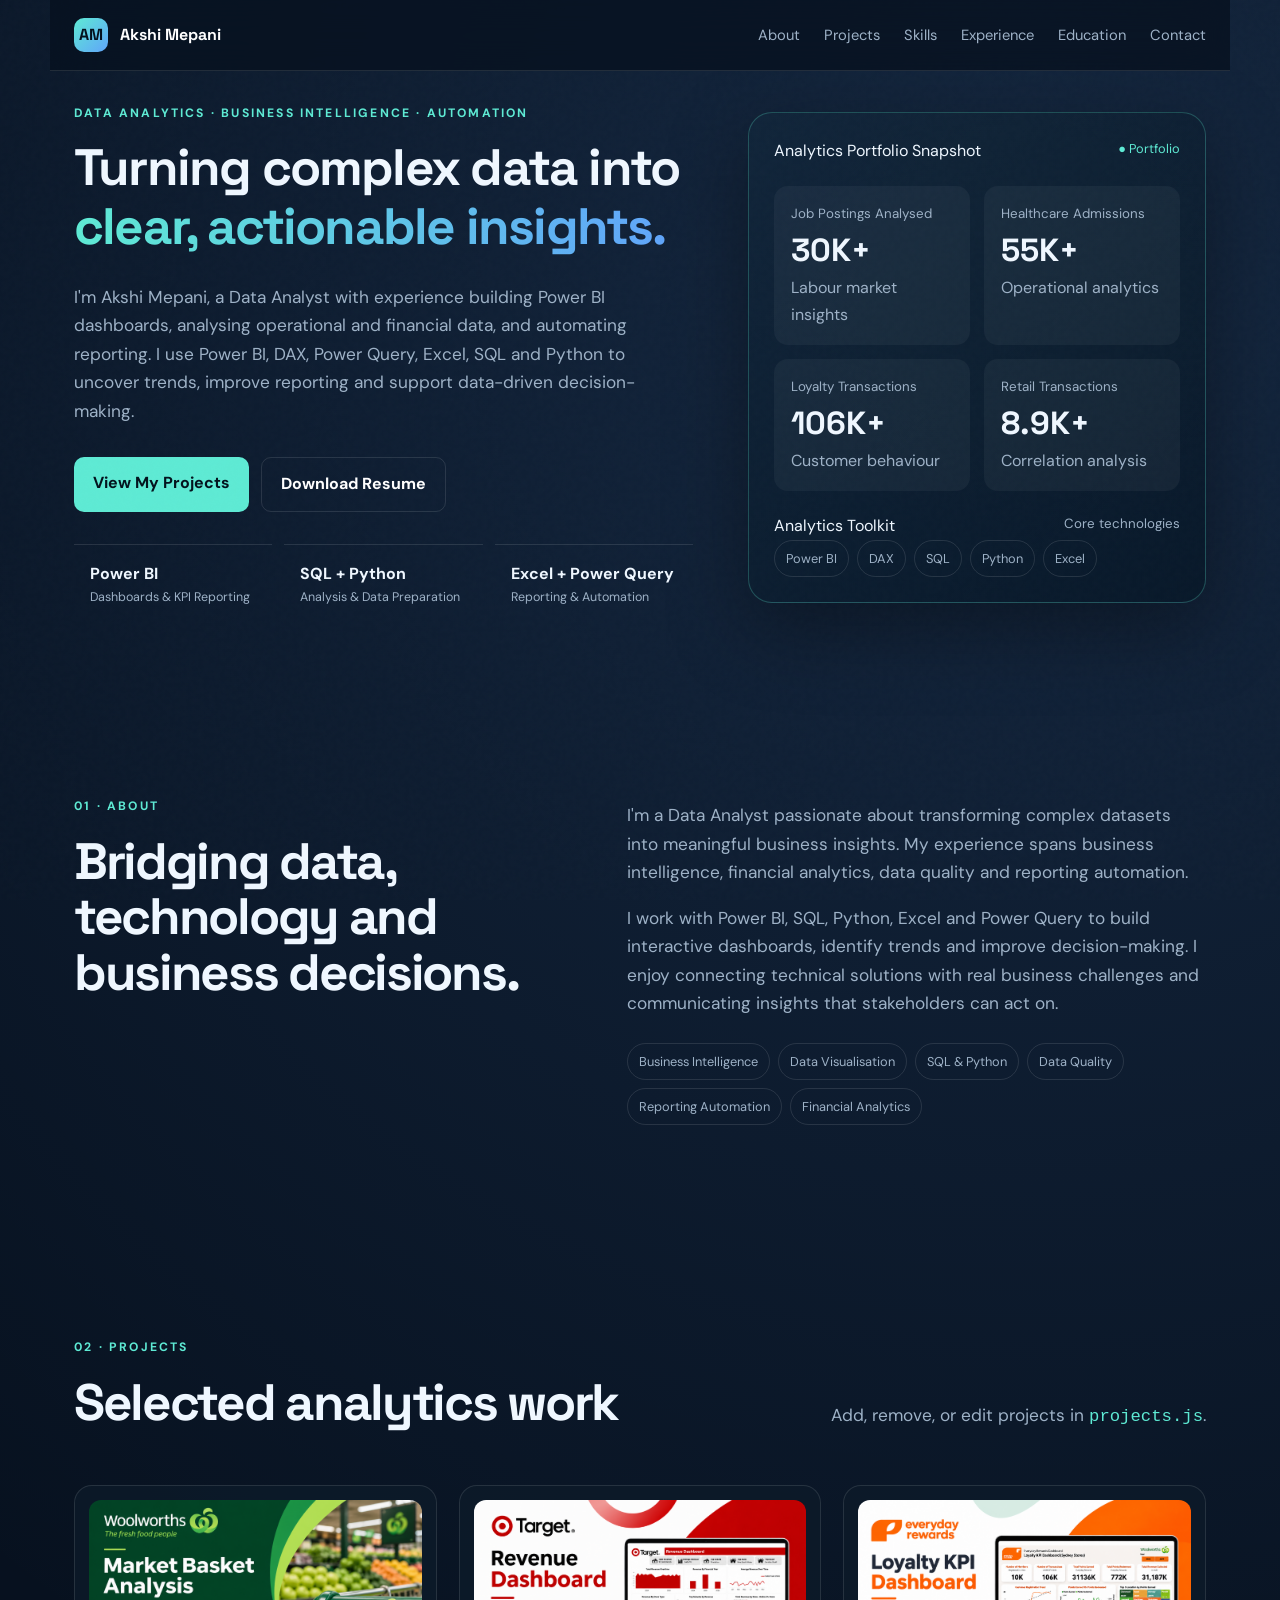
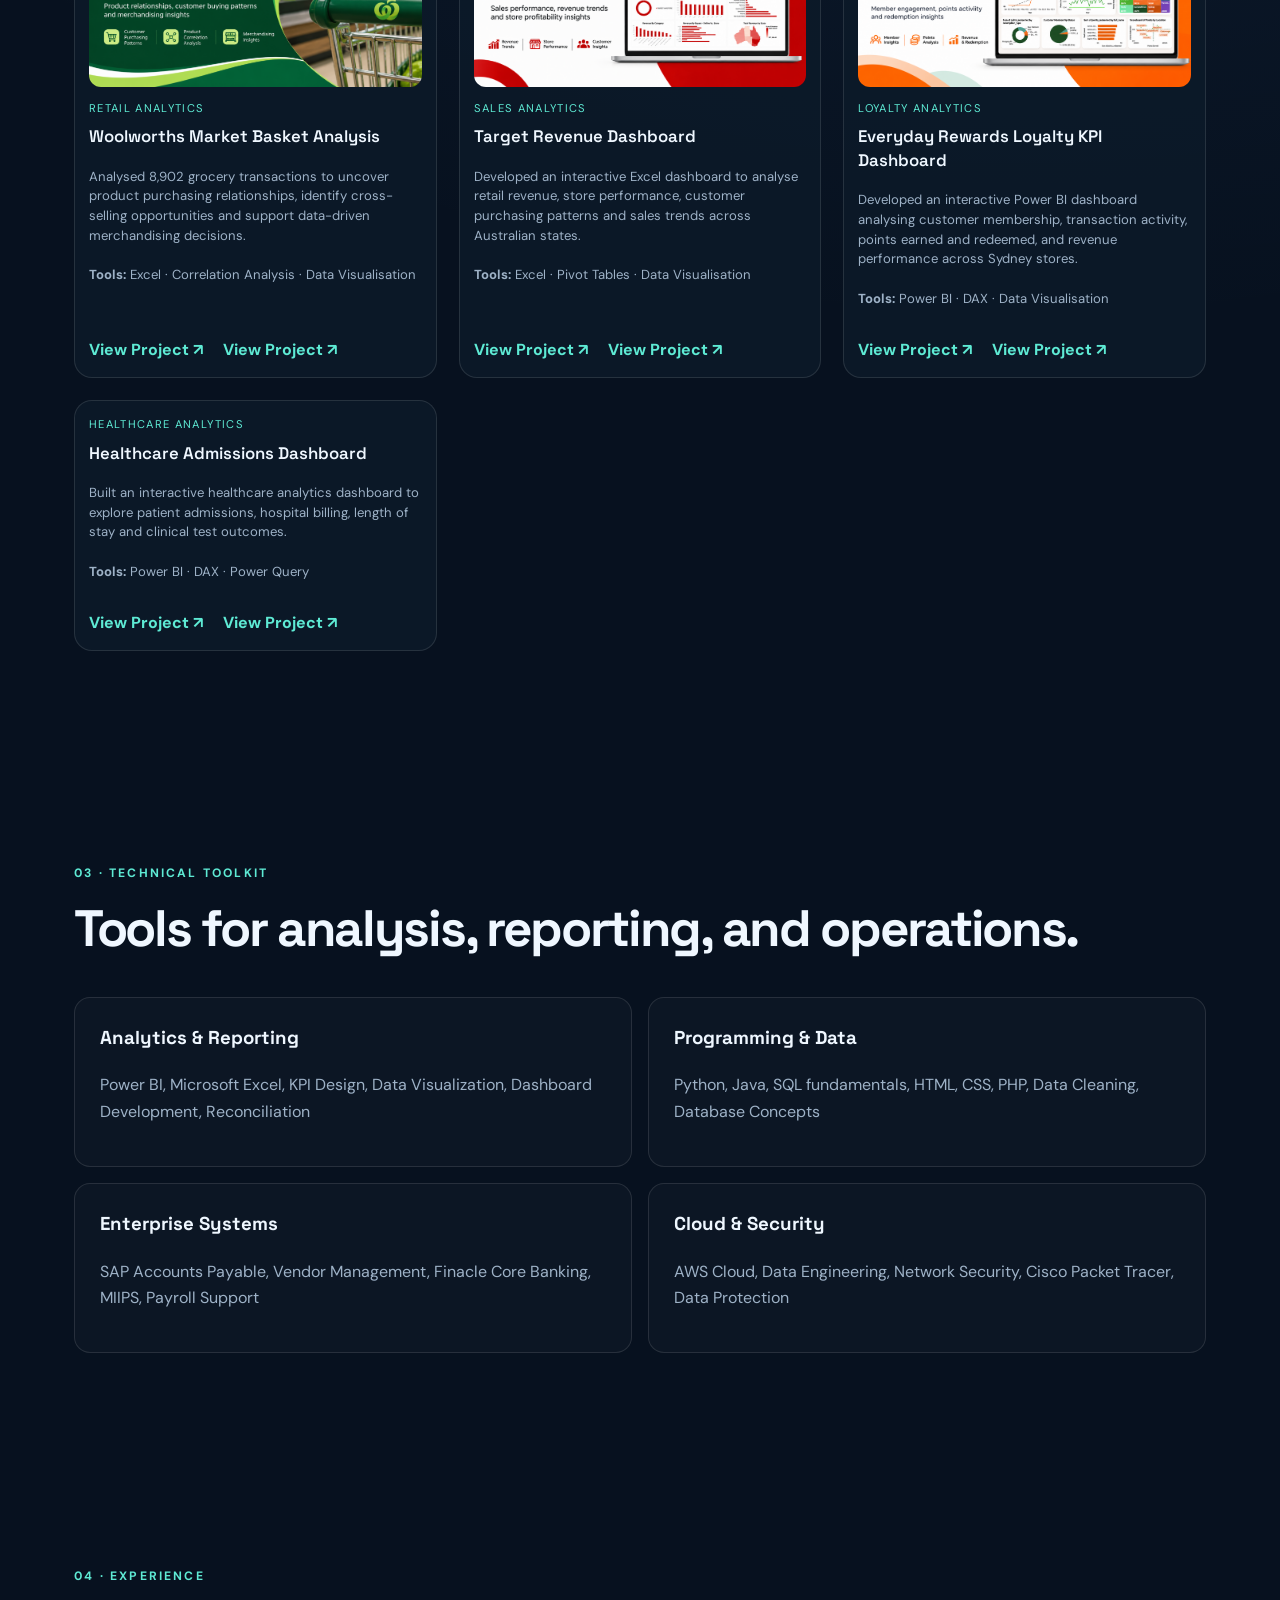
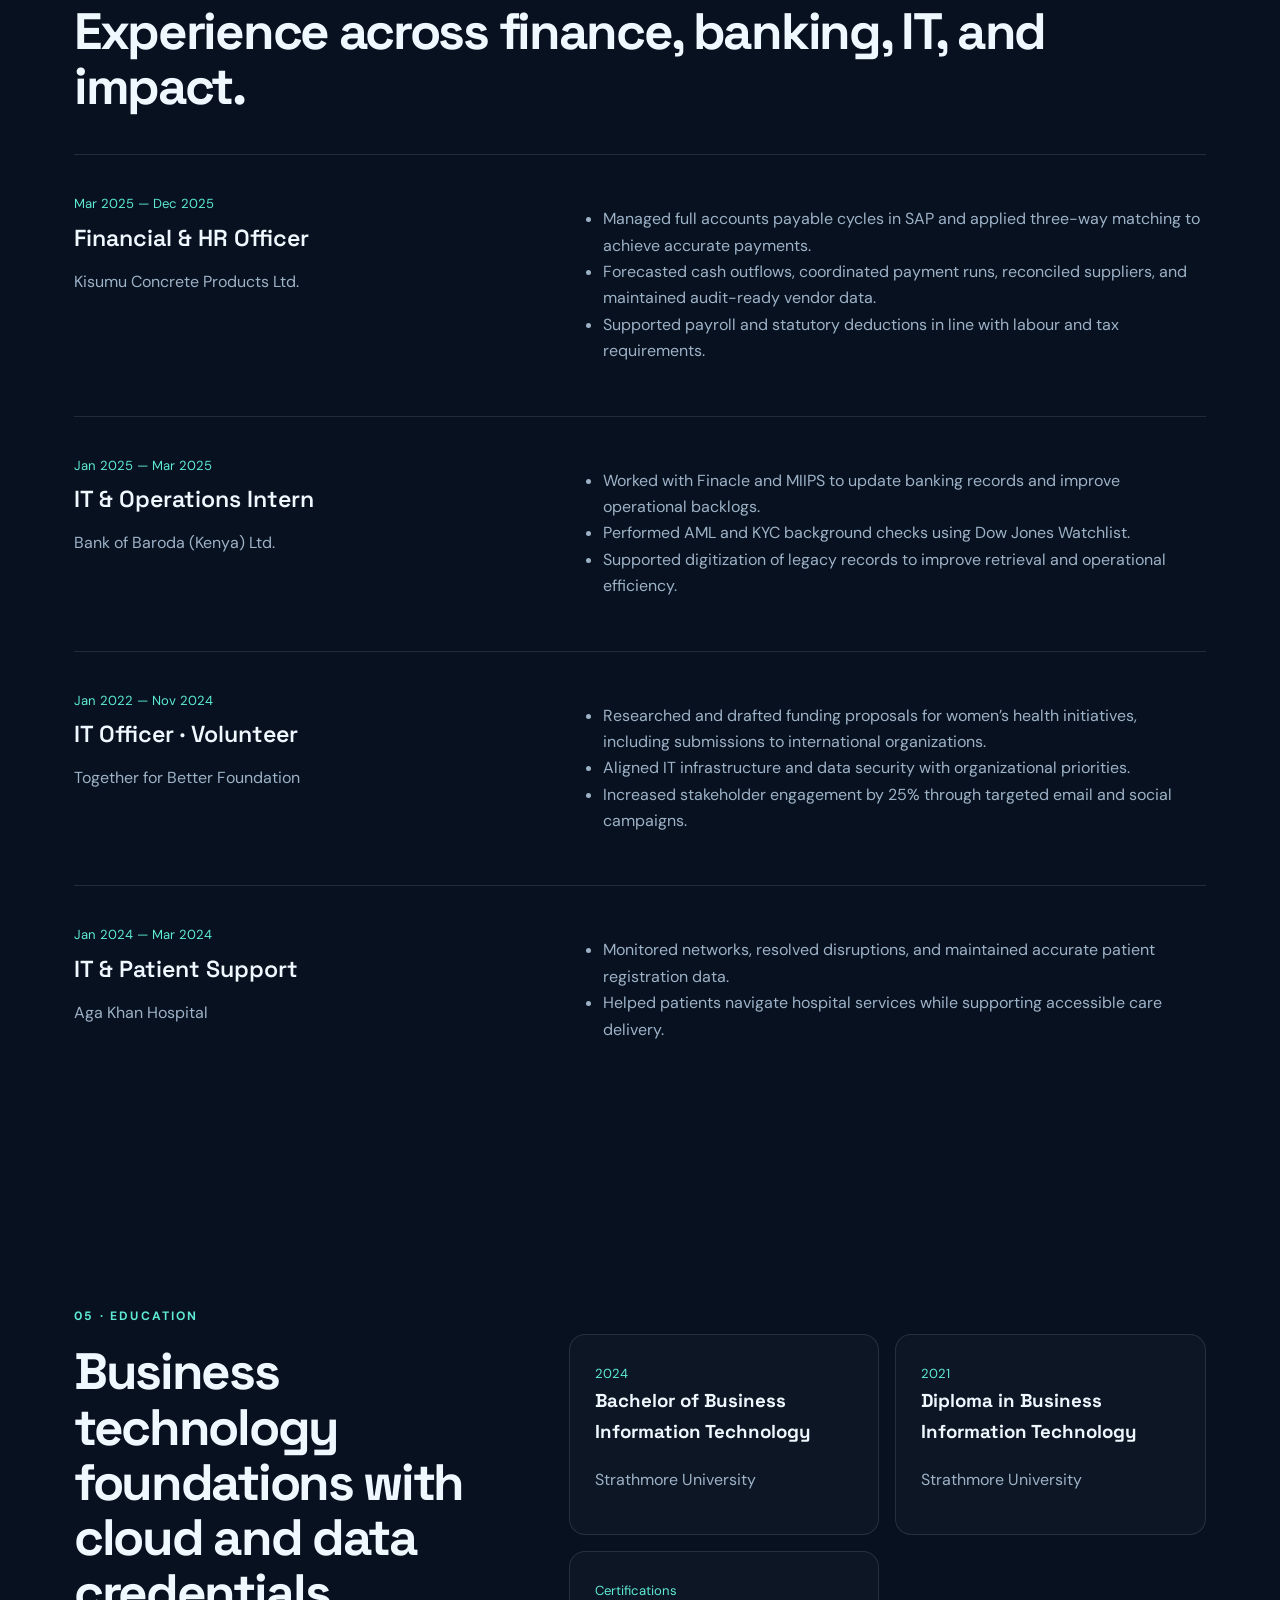
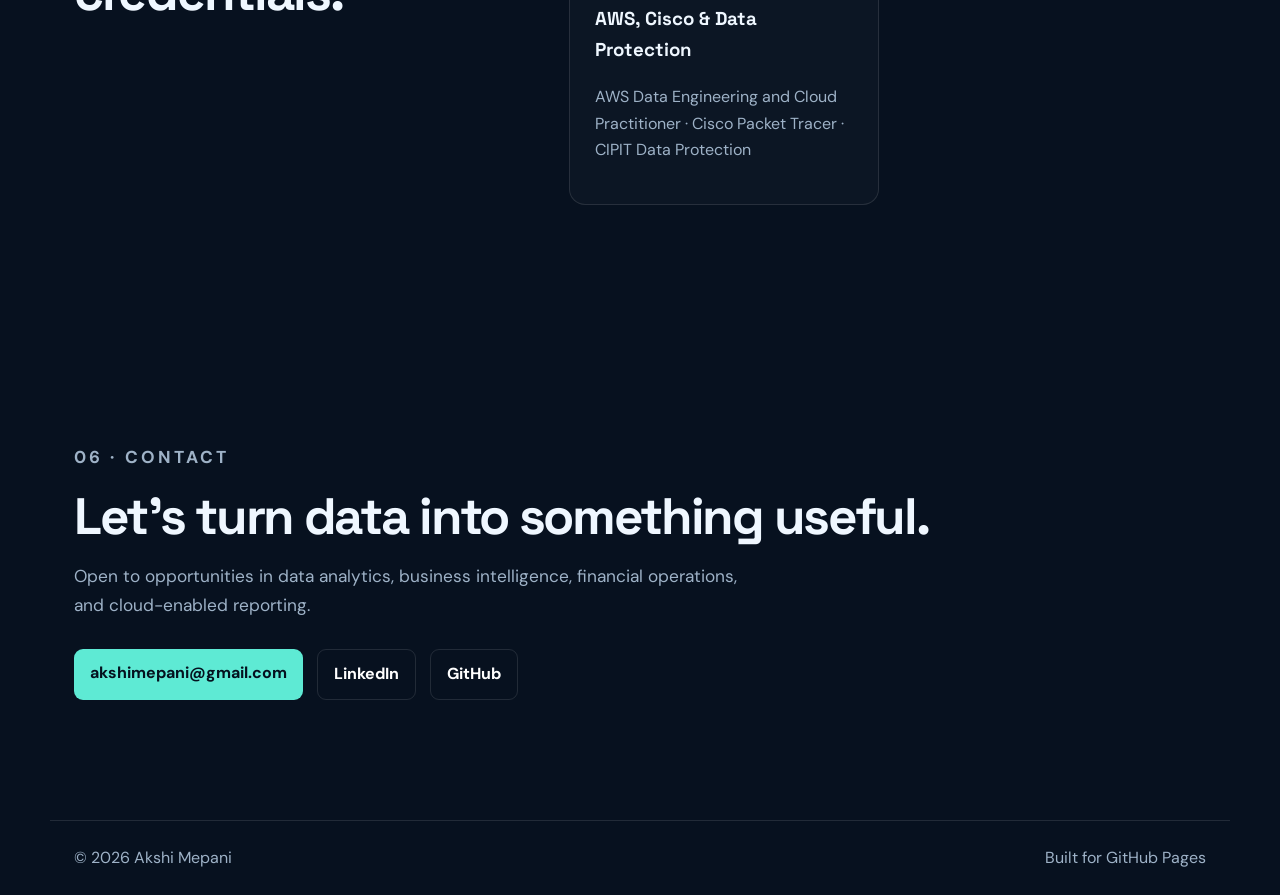
<file: index.html>
<!DOCTYPE html>
<html lang="en">
<head>
  <meta charset="UTF-8" />
  <meta name="viewport" content="width=device-width, initial-scale=1.0" />
  <meta name="description" content="Akshi Mepani — Data Analyst portfolio featuring Power BI, financial systems, cloud, and business intelligence projects." />
  <title>Akshi Mepani | Data Analyst Portfolio</title>
  <link rel="preconnect" href="https://fonts.googleapis.com">
  <link rel="preconnect" href="https://fonts.gstatic.com" crossorigin>
  <link href="https://fonts.googleapis.com/css2?family=DM+Sans:wght@400;500;600;700&family=Space+Grotesk:wght@500;600;700&display=swap" rel="stylesheet">
  <link rel="stylesheet" href="styles.css" />
</head>
<body>
  <div class="noise"></div>
  <header class="site-header">
    <a class="brand" href="#home" aria-label="Akshi Mepani home"><span>AM</span> Akshi Mepani</a>
    <button class="menu-toggle" aria-label="Open navigation" aria-expanded="false">☰</button>
    <nav class="nav-links">
      <a href="#about">About</a><a href="#projects">Projects</a><a href="#skills">Skills</a>
      <a href="#experience">Experience</a><a href="#education">Education</a><a href="#contact">Contact</a>
    </nav>
  </header>

  <main>
    <section id="home" class="hero section">
      <div class="hero-copy reveal">
   <p class="eyebrow">DATA ANALYTICS · BUSINESS INTELLIGENCE · AUTOMATION</p>

<h1>Turning complex data into <span>clear, actionable insights.</span></h1>

<p class="hero-text">
  I'm Akshi Mepani, a Data Analyst with experience building Power BI dashboards, analysing operational and financial data, and automating reporting. I use Power BI, DAX, Power Query, Excel, SQL and Python to uncover trends, improve reporting and support data-driven decision-making.
</p>

<div class="hero-actions">
  <a class="button primary" href="#projects">View My Projects</a>
  <a class="button secondary" href="assets/Akshi-Mepani-CV.docx" download>Download Resume</a>
</div>

<div class="quick-stats">
  <div>
    <strong>Power BI</strong>
    <span>Dashboards & KPI Reporting</span>
  </div>
  <div>
    <strong>SQL + Python</strong>
    <span>Analysis & Data Preparation</span>
  </div>
  <div>
    <strong>Excel + Power Query</strong>
    <span>Reporting & Automation</span>
  </div>
</div>

</div>
      <div class="hero-visual reveal" aria-label="Analytics dashboard illustration">
      
<div class="dashboard-card">
  <div class="dash-top">
    <span>Analytics Portfolio Snapshot</span>
    <span class="live-dot">● Portfolio</span>
  </div>

  <div class="metric-grid">
    <div class="metric">
      <small>Job Postings Analysed</small>
      <b>30K+</b>
      <em>Labour market insights</em>
    </div>

    <div class="metric">
      <small>Healthcare Admissions</small>
      <b>55K+</b>
      <em>Operational analytics</em>
    </div>

    <div class="metric">
      <small>Loyalty Transactions</small>
      <b>106K+</b>
      <em>Customer behaviour</em>
    </div>

    <div class="metric">
      <small>Retail Transactions</small>
      <b>8.9K+</b>
      <em>Correlation analysis</em>
    </div>
  </div>

  <div class="chart-title">
    <span>Analytics Toolkit</span>
    <small>Core technologies</small>
  </div>

  <div class="skills-strip">
    <span>Power BI</span>
    <span>DAX</span>
    <span>SQL</span>
    <span>Python</span>
    <span>Excel</span>
  </div>
</div>

      </div>
    </section>

    
<section id="about" class="section two-column">
  <div>
    <p class="section-kicker">01 · ABOUT</p>
    <h2>Bridging data, technology and business decisions.</h2>
  </div>

  <div class="about-copy reveal">
    <p>
      I'm a Data Analyst passionate about transforming complex
      datasets into meaningful business insights. My experience
      spans business intelligence, financial analytics, data
      quality and reporting automation.
    </p>

    <p>
      I work with Power BI, SQL, Python, Excel and Power Query
      to build interactive dashboards, identify trends and
      improve decision-making. I enjoy connecting technical
      solutions with real business challenges and communicating
      insights that stakeholders can act on.
    </p>

    <div class="focus-list">
      <span>Business Intelligence</span>
      <span>Data Visualisation</span>
      <span>SQL &amp; Python</span>
      <span>Data Quality</span>
      <span>Reporting Automation</span>
      <span>Financial Analytics</span>
    </div>
  </div>
</section>

    <section id="projects" class="section projects-section">
      <div class="section-heading"><div><p class="section-kicker">02 · PROJECTS</p><h2>Selected analytics work</h2></div><p>Add, remove, or edit projects in <code>projects.js</code>.</p></div>
      <div id="project-grid" class="project-grid"></div>
    </section>

    <section id="skills" class="section">
      <p class="section-kicker">03 · TECHNICAL TOOLKIT</p><h2>Tools for analysis, reporting, and operations.</h2>
      <div class="skill-groups reveal">
        <article><h3>Analytics & Reporting</h3><p>Power BI, Microsoft Excel, KPI Design, Data Visualization, Dashboard Development, Reconciliation</p></article>
        <article><h3>Programming & Data</h3><p>Python, Java, SQL fundamentals, HTML, CSS, PHP, Data Cleaning, Database Concepts</p></article>
        <article><h3>Enterprise Systems</h3><p>SAP Accounts Payable, Vendor Management, Finacle Core Banking, MIIPS, Payroll Support</p></article>
        <article><h3>Cloud & Security</h3><p>AWS Cloud, Data Engineering, Network Security, Cisco Packet Tracer, Data Protection</p></article>
      </div>
    </section>

    <section id="experience" class="section">
      <p class="section-kicker">04 · EXPERIENCE</p><h2>Experience across finance, banking, IT, and impact.</h2>
      <div class="timeline reveal">
        <article><div><span>Mar 2025 — Dec 2025</span><h3>Financial & HR Officer</h3><p>Kisumu Concrete Products Ltd.</p></div><ul><li>Managed full accounts payable cycles in SAP and applied three-way matching to achieve accurate payments.</li><li>Forecasted cash outflows, coordinated payment runs, reconciled suppliers, and maintained audit-ready vendor data.</li><li>Supported payroll and statutory deductions in line with labour and tax requirements.</li></ul></article>
        <article><div><span>Jan 2025 — Mar 2025</span><h3>IT & Operations Intern</h3><p>Bank of Baroda (Kenya) Ltd.</p></div><ul><li>Worked with Finacle and MIIPS to update banking records and improve operational backlogs.</li><li>Performed AML and KYC background checks using Dow Jones Watchlist.</li><li>Supported digitization of legacy records to improve retrieval and operational efficiency.</li></ul></article>
        <article><div><span>Jan 2022 — Nov 2024</span><h3>IT Officer · Volunteer</h3><p>Together for Better Foundation</p></div><ul><li>Researched and drafted funding proposals for women’s health initiatives, including submissions to international organizations.</li><li>Aligned IT infrastructure and data security with organizational priorities.</li><li>Increased stakeholder engagement by 25% through targeted email and social campaigns.</li></ul></article>
        <article><div><span>Jan 2024 — Mar 2024</span><h3>IT & Patient Support</h3><p>Aga Khan Hospital</p></div><ul><li>Monitored networks, resolved disruptions, and maintained accurate patient registration data.</li><li>Helped patients navigate hospital services while supporting accessible care delivery.</li></ul></article>
      </div>
    </section>

    <section id="education" class="section education-section">
      <div><p class="section-kicker">05 · EDUCATION</p><h2>Business technology foundations with cloud and data credentials.</h2></div>
      <div class="education-grid reveal">
        <article><span>2024</span><h3>Bachelor of Business Information Technology</h3><p>Strathmore University</p></article>
        <article><span>2021</span><h3>Diploma in Business Information Technology</h3><p>Strathmore University</p></article>
        <article><span>Certifications</span><h3>AWS, Cisco & Data Protection</h3><p>AWS Data Engineering and Cloud Practitioner · Cisco Packet Tracer · CIPIT Data Protection</p></article>
      </div>
    </section>

    <section id="contact" class="section contact-section reveal">
      <p class="section-kicker">06 · CONTACT</p><h2>Let’s turn data into something useful.</h2>
      <p>Open to opportunities in data analytics, business intelligence, financial operations, and cloud-enabled reporting.</p>
      <div class="contact-links"><a href="mailto:akshimepani@gmail.com">akshimepani@gmail.com</a><a href="https://linkedin.com/in/akshi-mepani" target="_blank" rel="noopener">LinkedIn</a><a href="https://github.com/YOUR-USERNAME" target="_blank" rel="noopener">GitHub</a></div>
    </section>
  </main>

  <footer><span>© <span id="year"></span> Akshi Mepani</span><span>Built for GitHub Pages</span></footer>
  <script src="projects.js"></script><script src="script.js"></script>
</body>
</html>
</file>
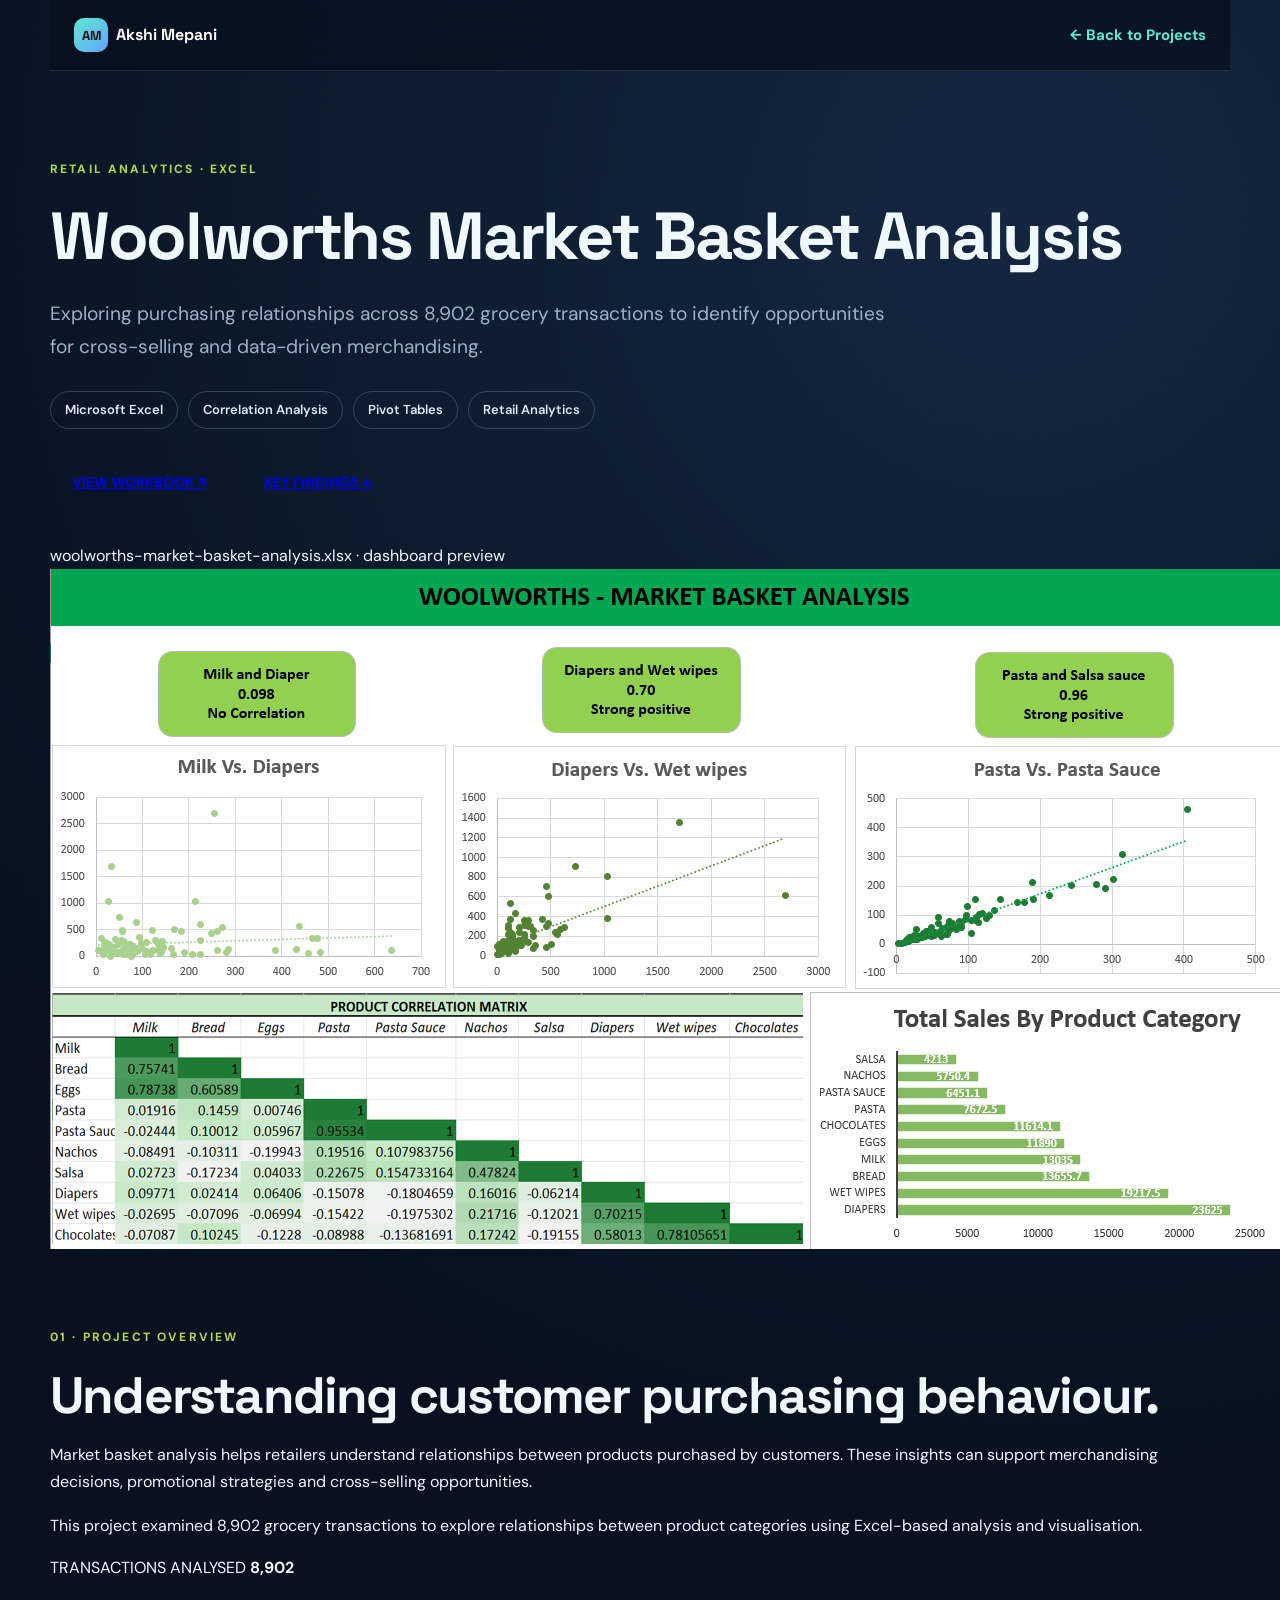
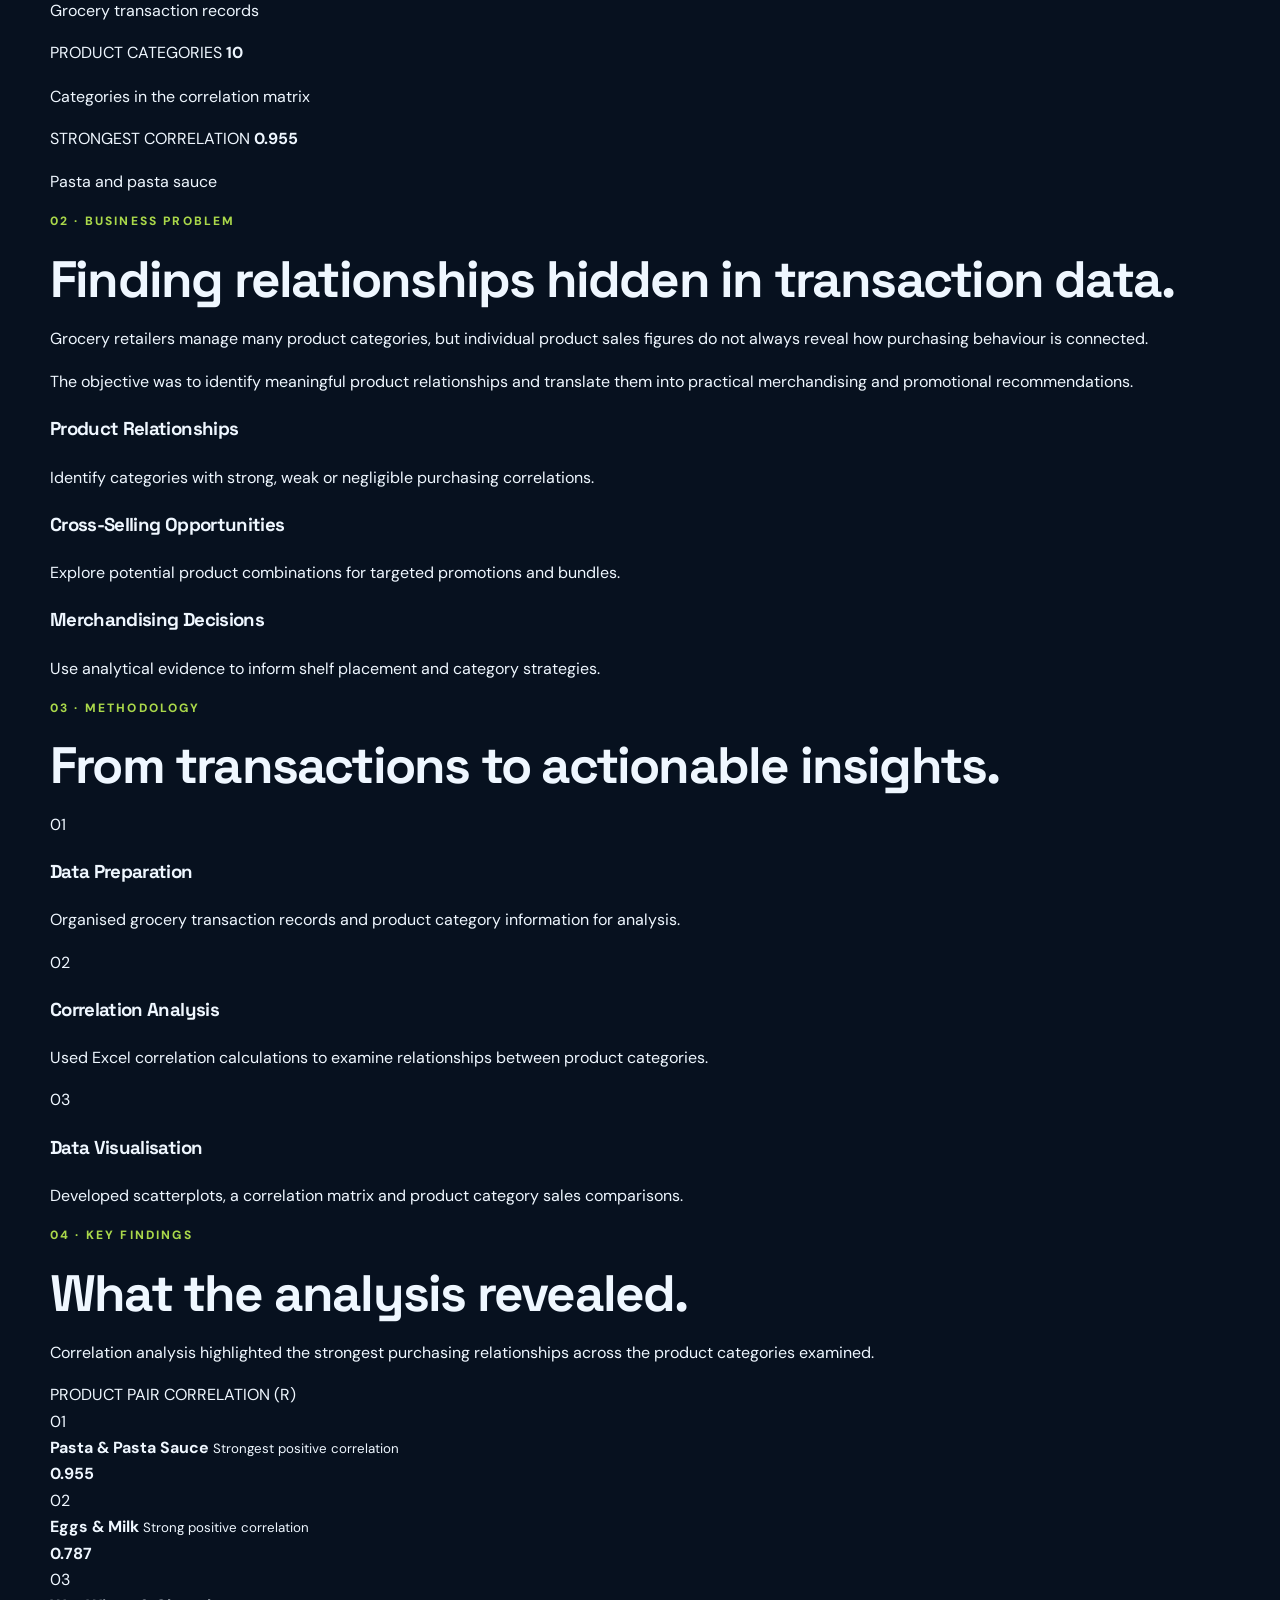
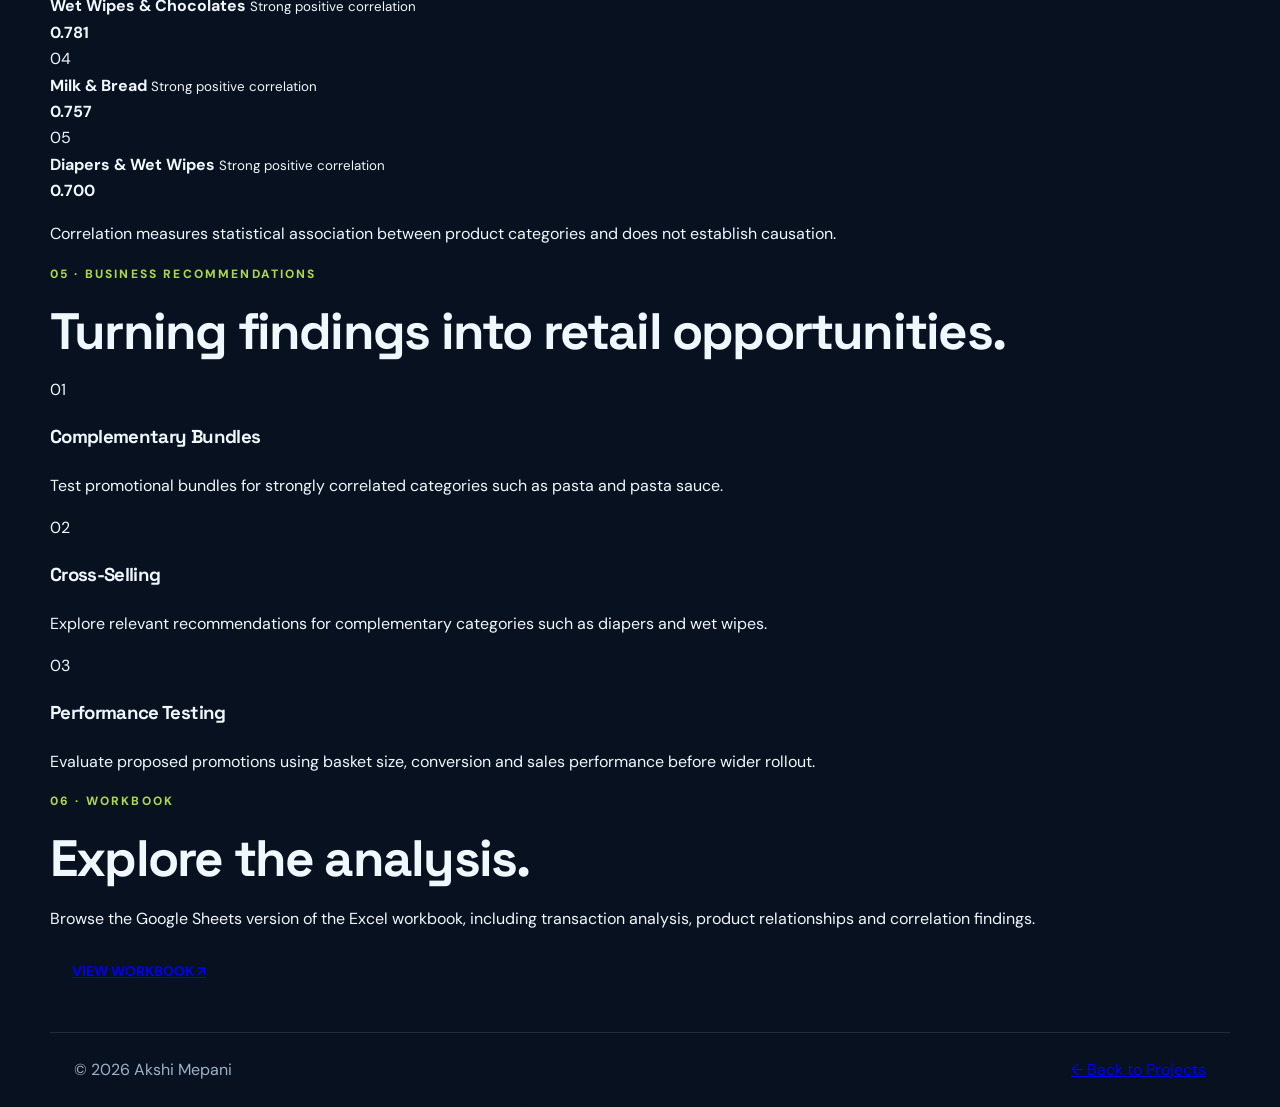
<file: project-woolworths.html>
<!DOCTYPE html>
<html lang="en">
<head>
  <meta charset="UTF-8">
  <meta name="viewport" content="width=device-width, initial-scale=1.0">

  <meta name="description"
        content="Woolworths Market Basket Analysis case study by Akshi Mepani.">

  <title>Woolworths Market Basket Analysis | Akshi Mepani</title>

  <!-- SAME FONTS AS MAIN PORTFOLIO -->
  <link rel="preconnect" href="https://fonts.googleapis.com">
  <link rel="preconnect" href="https://fonts.gstatic.com" crossorigin>

  <link
    href="https://fonts.googleapis.com/css2?family=DM+Sans:wght@400;500;600;700&family=Space+Grotesk:wght@500;600;700&display=swap"
    rel="stylesheet"
  >

  <!-- MAIN PORTFOLIO STYLES -->
  <link rel="stylesheet" href="styles.css">

  <!-- WOOLWORTHS CASE STUDY STYLES -->
  <link rel="stylesheet" href="css/woolworths.css">
</head>

<body>

  <!-- HEADER: MATCHES MAIN PORTFOLIO -->
  <header class="site-header woolworths-header">

    <a class="brand"
       href="index.html#home"
       aria-label="Akshi Mepani home">
      <span>AM</span>
      Akshi Mepani
    </a>

    <a class="woolworths-back" href="index.html#projects">
      ← Back to Projects
    </a>

  </header>

  <main class="woolworths-page">

    <!-- 01: PROJECT HERO -->
    <section class="ww-hero">

      <p class="ww-eyebrow">
        RETAIL ANALYTICS · EXCEL
      </p>

      <h1>
        Woolworths Market Basket Analysis
      </h1>

      <p class="ww-intro">
        Exploring purchasing relationships across 8,902
        grocery transactions to identify opportunities
        for cross-selling and data-driven merchandising.
      </p>

      <div class="ww-tags">
        <span>Microsoft Excel</span>
        <span>Correlation Analysis</span>
        <span>Pivot Tables</span>
        <span>Retail Analytics</span>
      </div>

      <div class="ww-actions">

        <a
          class="ww-button ww-primary"
          href="https://docs.google.com/spreadsheets/d/1ZAwjCkTJC4fxLUStkfgH0UhKF6kzNCFDpDv70__pnOo/edit?usp=sharing"
          target="_blank"
          rel="noopener noreferrer"
        >
          VIEW WORKBOOK ↗
        </a>

        <a class="ww-button ww-secondary" href="#findings">
          KEY FINDINGS ↓
        </a>

      </div>

      <!-- EXCEL DASHBOARD PREVIEW -->
      <div class="ww-dashboard-window">

        <div class="ww-window-bar">
          <div class="ww-window-dots">
            <span></span>
            <span></span>
            <span></span>
          </div>

          <span>
            woolworths-market-basket-analysis.xlsx
            · dashboard preview
          </span>
        </div>

        <img
          src="assets/woolworths-dashboard.png"
          alt="Woolworths Excel dashboard displaying correlation scatterplots, product correlation matrix and sales by product category"
          class="ww-dashboard-image"
          loading="eager"
        >

      </div>

    </section>

    <!-- 02: PROJECT OVERVIEW -->
    <section class="ww-section" id="overview">

      <p class="ww-kicker">01 · PROJECT OVERVIEW</p>

      <h2>Understanding customer purchasing behaviour.</h2>

      <p>
        Market basket analysis helps retailers understand
        relationships between products purchased by customers.
        These insights can support merchandising decisions,
        promotional strategies and cross-selling opportunities.
      </p>

      <p>
        This project examined 8,902 grocery transactions
        to explore relationships between product categories
        using Excel-based analysis and visualisation.
      </p>

      <div class="ww-metrics">

        <article>
          <span>TRANSACTIONS ANALYSED</span>
          <strong>8,902</strong>
          <p>Grocery transaction records</p>
        </article>

        <article>
          <span>PRODUCT CATEGORIES</span>
          <strong>10</strong>
          <p>Categories in the correlation matrix</p>
        </article>

        <article>
          <span>STRONGEST CORRELATION</span>
          <strong>0.955</strong>
          <p>Pasta and pasta sauce</p>
        </article>

      </div>

    </section>

    <!-- 03: BUSINESS PROBLEM -->
    <section class="ww-section">

      <p class="ww-kicker">02 · BUSINESS PROBLEM</p>

      <h2>Finding relationships hidden in transaction data.</h2>

      <p>
        Grocery retailers manage many product categories,
        but individual product sales figures do not always
        reveal how purchasing behaviour is connected.
      </p>

      <p>
        The objective was to identify meaningful product
        relationships and translate them into practical
        merchandising and promotional recommendations.
      </p>

      <div class="ww-card-grid">

        <article class="ww-card">
          <h3>Product Relationships</h3>
          <p>
            Identify categories with strong, weak or
            negligible purchasing correlations.
          </p>
        </article>

        <article class="ww-card">
          <h3>Cross-Selling Opportunities</h3>
          <p>
            Explore potential product combinations for
            targeted promotions and bundles.
          </p>
        </article>

        <article class="ww-card">
          <h3>Merchandising Decisions</h3>
          <p>
            Use analytical evidence to inform shelf
            placement and category strategies.
          </p>
        </article>

      </div>

    </section>

    <!-- 04: METHODOLOGY -->
    <section class="ww-section">

      <p class="ww-kicker">03 · METHODOLOGY</p>

      <h2>From transactions to actionable insights.</h2>

      <div class="ww-card-grid">

        <article class="ww-card">
          <span class="ww-step">01</span>
          <h3>Data Preparation</h3>
          <p>
            Organised grocery transaction records and
            product category information for analysis.
          </p>
        </article>

        <article class="ww-card">
          <span class="ww-step">02</span>
          <h3>Correlation Analysis</h3>
          <p>
            Used Excel correlation calculations to examine
            relationships between product categories.
          </p>
        </article>

        <article class="ww-card">
          <span class="ww-step">03</span>
          <h3>Data Visualisation</h3>
          <p>
            Developed scatterplots, a correlation matrix
            and product category sales comparisons.
          </p>
        </article>

      </div>

    </section>

  
   
<!-- 05: KEY FINDINGS -->
<section class="ww-section" id="findings">

  <p class="ww-kicker">04 · KEY FINDINGS</p>

  <h2>What the analysis revealed.</h2>

  <p>
    Correlation analysis highlighted the strongest
    purchasing relationships across the product
    categories examined.
  </p>

  <div class="correlation-panel">

    <!-- COLUMN HEADINGS -->
    <div class="correlation-header">
      <span>PRODUCT PAIR</span>
      <span>CORRELATION (R)</span>
    </div>

    <!-- FINDING 1 -->
    <div class="correlation-row featured">

      <span class="correlation-rank">01</span>

      <div class="correlation-product">
        <strong>Pasta &amp; Pasta Sauce</strong>
        <small>Strongest positive correlation</small>
      </div>

      <div class="correlation-bar">
        <div style="width:95.5%"></div>
      </div>

      <strong class="correlation-value">0.955</strong>

    </div>

    <!-- FINDING 2 -->
    <div class="correlation-row">

      <span class="correlation-rank">02</span>

      <div class="correlation-product">
        <strong>Eggs &amp; Milk</strong>
        <small>Strong positive correlation</small>
      </div>

      <div class="correlation-bar">
        <div style="width:78.7%"></div>
      </div>

      <strong class="correlation-value">0.787</strong>

    </div>

    <!-- FINDING 3 -->
    <div class="correlation-row">

      <span class="correlation-rank">03</span>

      <div class="correlation-product">
        <strong>Wet Wipes &amp; Chocolates</strong>
        <small>Strong positive correlation</small>
      </div>

      <div class="correlation-bar">
        <div style="width:78.1%"></div>
      </div>

      <strong class="correlation-value">0.781</strong>

    </div>

    <!-- FINDING 4 -->
    <div class="correlation-row">

      <span class="correlation-rank">04</span>

      <div class="correlation-product">
        <strong>Milk &amp; Bread</strong>
        <small>Strong positive correlation</small>
      </div>

      <div class="correlation-bar">
        <div style="width:75.7%"></div>
      </div>

      <strong class="correlation-value">0.757</strong>

    </div>

    <!-- FINDING 5 -->
    <div class="correlation-row">

      <span class="correlation-rank">05</span>

      <div class="correlation-product">
        <strong>Diapers &amp; Wet Wipes</strong>
        <small>Strong positive correlation</small>
      </div>

      <div class="correlation-bar">
        <div style="width:70%"></div>
      </div>

      <strong class="correlation-value">0.700</strong>

    </div>

  </div>

  <p class="ww-note">
    Correlation measures statistical association
    between product categories and does not
    establish causation.
  </p>

</section>


    <!-- 06: BUSINESS RECOMMENDATIONS -->
    <section class="ww-section">

      <p class="ww-kicker">05 · BUSINESS RECOMMENDATIONS</p>

      <h2>Turning findings into retail opportunities.</h2>

      <div class="ww-card-grid">

        <article class="ww-card">
          <span class="ww-step">01</span>
          <h3>Complementary Bundles</h3>
          <p>
            Test promotional bundles for strongly
            correlated categories such as pasta
            and pasta sauce.
          </p>
        </article>

        <article class="ww-card">
          <span class="ww-step">02</span>
          <h3>Cross-Selling</h3>
          <p>
            Explore relevant recommendations for
            complementary categories such as
            diapers and wet wipes.
          </p>
        </article>

        <article class="ww-card">
          <span class="ww-step">03</span>
          <h3>Performance Testing</h3>
          <p>
            Evaluate proposed promotions using
            basket size, conversion and sales
            performance before wider rollout.
          </p>
        </article>

      </div>

    </section>

    <!-- 07: WORKBOOK -->
    <section class="ww-section" id="workbook">

      <p class="ww-kicker">06 · WORKBOOK</p>

      <h2>Explore the analysis.</h2>

      <p>
        Browse the Google Sheets version of the
        Excel workbook, including transaction analysis,
        product relationships and correlation findings.
      </p>

      <div class="ww-actions">

        <a
          class="ww-button ww-primary"
          href="https://docs.google.com/spreadsheets/d/1ZAwjCkTJC4fxLUStkfgH0UhKF6kzNCFDpDv70__pnOo/edit?usp=sharing"
          target="_blank"
          rel="noopener noreferrer"
        >
          VIEW WORKBOOK ↗
        </a>

      </div>

      <!-- NO SPREADSHEET EMBED OR DOWNLOAD BUTTON -->

    </section>

  </main>

  <!-- FOOTER -->
  <footer class="ww-footer">

    <span>© 2026 Akshi Mepani</span>

    <a href="index.html#projects">
      ← Back to Projects
    </a>

  </footer>

</body>
</html>
</file>
<file: styles.css>
:root{--bg:#07111f;--surface:#0d1b2a;--surface2:#12263a;--text:#eff7ff;--muted:#9eb2c7;--line:rgba(255,255,255,.11);--accent:#5eead4;--accent2:#60a5fa;--max:1180px}*{box-sizing:border-box}html{scroll-behavior:smooth}body{margin:0;background:radial-gradient(circle at 80% 5%,rgba(96,165,250,.15),transparent 30%),var(--bg);color:var(--text);font-family:'DM Sans',sans-serif;line-height:1.65}.noise{position:fixed;inset:0;pointer-events:none;opacity:.025;background-image:url("data:image/svg+xml,%3Csvg viewBox='0 0 180 180' xmlns='http://www.w3.org/2000/svg'%3E%3Cfilter id='n'%3E%3CfeTurbulence type='fractalNoise' baseFrequency='.9' numOctaves='4' stitchTiles='stitch'/%3E%3C/filter%3E%3Crect width='100%25' height='100%25' filter='url(%23n)' opacity='.7'/%3E%3C/svg%3E")}.site-header{position:sticky;top:0;z-index:10;display:flex;align-items:center;justify-content:space-between;max-width:var(--max);margin:auto;padding:18px 24px;background:rgba(7,17,31,.78);backdrop-filter:blur(18px);border-bottom:1px solid var(--line)}.brand{color:white;text-decoration:none;font-family:'Space Grotesk';font-weight:700}.brand span{display:inline-grid;place-items:center;width:34px;height:34px;margin-right:8px;border-radius:10px;background:linear-gradient(135deg,var(--accent),var(--accent2));color:#04111e}.nav-links{display:flex;gap:24px}.nav-links a{color:var(--muted);text-decoration:none;font-size:.92rem}.nav-links a:hover{color:var(--accent)}.menu-toggle{display:none;background:none;border:0;color:white;font-size:1.5rem}.section{max-width:var(--max);margin:auto;padding:100px 24px}.hero{min-height:88vh;display:grid;grid-template-columns:1.15fr .85fr;gap:70px;align-items:center}.eyebrow,.section-kicker{color:var(--accent);font-size:.76rem;font-weight:700;letter-spacing:.18em}.hero h1,h2{font-family:'Space Grotesk';line-height:1.08;margin:18px 0}.hero h1{font-size:clamp(3rem,6vw,5.8rem);letter-spacing:-.055em}.hero h1 span{background:linear-gradient(90deg,var(--accent),var(--accent2));-webkit-background-clip:text;color:transparent}h2{font-size:clamp(2.2rem,4vw,3.8rem);letter-spacing:-.045em}.hero-text,.about-copy,.section-heading>p,.contact-section>p{color:var(--muted);font-size:1.08rem;max-width:690px}.hero-actions{display:flex;gap:12px;margin:32px 0}.button{padding:13px 19px;border-radius:10px;text-decoration:none;font-weight:700}.primary{background:var(--accent);color:#03131d}.secondary{border:1px solid var(--line);color:white}.quick-stats{display:grid;grid-template-columns:repeat(3,1fr);gap:12px}.quick-stats div{padding:16px;border-top:1px solid var(--line)}.quick-stats strong,.quick-stats span{display:block}.quick-stats span{color:var(--muted);font-size:.78rem}.dashboard-card{background:linear-gradient(145deg,rgba(18,38,58,.95),rgba(9,25,41,.95));border:1px solid rgba(94,234,212,.25);border-radius:24px;padding:25px;box-shadow:0 25px 80px rgba(0,0,0,.35);transform:rotate(1.5deg)}.dash-top,.chart-title{display:flex;justify-content:space-between}.live-dot{color:var(--accent);font-size:.8rem}.metric-grid{display:grid;grid-template-columns:1fr 1fr;gap:12px;margin:22px 0}.metric{padding:17px;background:rgba(255,255,255,.045);border-radius:14px}.metric small,.metric em{display:block;color:var(--muted);font-style:normal}.metric b{font:700 2rem 'Space Grotesk';display:block;margin:5px 0}.chart-title small{color:var(--muted)}.bars{height:190px;display:flex;align-items:flex-end;gap:10px;padding-top:20px}.bars i{flex:1;background:linear-gradient(var(--accent2),var(--accent));border-radius:6px 6px 2px 2px}.skills-strip{display:flex;gap:8px;flex-wrap:wrap}.skills-strip span,.focus-list span{border:1px solid var(--line);border-radius:999px;padding:7px 11px;color:var(--muted);font-size:.8rem}.two-column{display:grid;grid-template-columns:.9fr 1.1fr;gap:80px}.focus-list{display:flex;flex-wrap:wrap;gap:8px;margin-top:25px}.section-heading{display:flex;align-items:end;justify-content:space-between;gap:30px}.project-grid{display:grid;grid-template-columns:repeat(2,1fr);gap:18px;margin-top:40px}.project-card{background:rgba(13,27,42,.8);border:1px solid var(--line);border-radius:18px;padding:26px;transition:.25s}.project-card:hover{transform:translateY(-5px);border-color:rgba(94,234,212,.45)}.project-card .tag{color:var(--accent);font-size:.75rem;text-transform:uppercase;letter-spacing:.12em}.project-card h3{font:600 1.55rem 'Space Grotesk';margin:10px 0}.project-card p{color:var(--muted)}.project-card ul{padding-left:18px}.project-card a{color:var(--accent);font-weight:700;text-decoration:none;margin-right:16px}.skill-groups,.education-grid{display:grid;grid-template-columns:repeat(2,1fr);gap:16px;margin-top:40px}.skill-groups article,.education-grid article{padding:25px;border:1px solid var(--line);border-radius:16px;background:rgba(255,255,255,.025)}.skill-groups h3,.education-grid h3{font-family:'Space Grotesk';margin-top:0}.skill-groups p,.education-grid p{color:var(--muted)}.timeline{margin-top:40px}.timeline article{display:grid;grid-template-columns:.8fr 1.2fr;gap:60px;padding:35px 0;border-top:1px solid var(--line)}.timeline span,.education-grid span{color:var(--accent);font-size:.82rem}.timeline h3{font:600 1.45rem 'Space Grotesk';margin:6px 0}.timeline p,.timeline li{color:var(--muted)}.education-section{display:grid;grid-template-columns:.8fr 1.2fr;gap:70px}.contact-section{padding-top:120px;padding-bottom:120px}.contact-links{display:flex;gap:14px;flex-wrap:wrap;margin-top:30px}.contact-links a{color:#04111e;background:var(--accent);padding:11px 16px;border-radius:9px;text-decoration:none;font-weight:700}.contact-links a:nth-child(n+2){background:transparent;color:white;border:1px solid var(--line)}footer{max-width:var(--max);margin:auto;padding:24px;display:flex;justify-content:space-between;color:var(--muted);border-top:1px solid var(--line)}.reveal{opacity:0;transform:translateY(22px);transition:.65s ease}.reveal.visible{opacity:1;transform:none}code{color:var(--accent)}@media(max-width:800px){.nav-links{display:none;position:absolute;top:70px;left:20px;right:20px;flex-direction:column;background:var(--surface);padding:20px;border-radius:14px}.nav-links.open{display:flex}.menu-toggle{display:block}.hero,.two-column,.education-section{grid-template-columns:1fr}.hero{padding-top:70px;gap:30px}.project-grid,.skill-groups,.education-grid{grid-template-columns:1fr}.quick-stats{grid-template-columns:1fr}.timeline article{grid-template-columns:1fr;gap:10px}.section-heading{display:block}.section{padding:75px 20px}.hero h1{font-size:3.15rem}.dashboard-card{transform:none}footer{flex-direction:column;gap:8px}}




/* ===== CLEAN HOMEPAGE LAYOUT ===== */

#home.hero {
  min-height: auto;
  height: auto;
  display: grid;
  grid-template-columns: minmax(0, 1.15fr) minmax(0, 0.85fr);
  gap: 55px;
  align-items: center;
  padding: 20px 24px 60px;
  margin: 0 auto;
}

/* Left introduction */
#home .hero-copy {
  padding: 0;
  margin: 0;
  align-self: center;
}

#home .hero-copy h1 {
  font-size: clamp(2.8rem, 4vw, 4.2rem);
  line-height: 1.15;
  letter-spacing: -0.035em;
  margin: 16px 0 26px;
}

/* Right analytics snapshot */
#home .hero-visual {
  width: 100%;
  min-width: 0;
  margin: 0;
  align-self: center;
  transform: none !important;
}

#home .dashboard-card {
  width: 100%;
  max-width: none;
  margin: 0;
  transform: none !important;
  rotate: none !important;
}

/* KPI grid */
#home .metric-grid {
  display: grid;
  grid-template-columns: repeat(2, minmax(0, 1fr));
  gap: 14px;
}

#home .metric {
  min-width: 0;
  transform: none !important;
}

/* Tablet and mobile */
@media (max-width: 900px) {
  #home.hero {
    grid-template-columns: 1fr;
    gap: 35px;
    padding: 40px 20px 60px;
  }

  #home .hero-copy h1 {
    font-size: clamp(2.5rem, 6vw, 3.6rem);
  }

  #home .hero-visual {
    max-width: 650px;
  }
}

@media (max-width: 480px) {
  #home.hero {
    padding: 30px 20px 50px;
  }

  #home .hero-copy h1 {
    font-size: 2.5rem;
  }

  #home .dashboard-card {
    padding: 18px;
  }

  #home .metric {
    padding: 12px;
  }

  #home .metric b {
    font-size: 1.65rem;
  }
}


/* PROJECT COVER IMAGES */

.project-image {
  width: 100%;
  aspect-ratio: 16 / 9;
  overflow: hidden;
  border-radius: 14px;
  margin-bottom: 22px;
  background: #004C27;
}

.project-image img {
  display: block;
  width: 100%;
  height: 100%;
  object-fit: cover;
  object-position: center;
}

.project-card {
  overflow: hidden;
}



/* ===== COMPACT PROJECT CARDS ===== */

/* Three projects per row */
.project-grid,
#project-grid {
  display: grid !important;
  grid-template-columns: repeat(3, minmax(0, 1fr)) !important;
  gap: 22px;
  align-items: stretch;
  margin-top: 36px;
}

/* Individual project cards */
.project-grid .project-card,
#project-grid .project-card {
  min-width: 0;
  width: 100%;
  padding: 14px;
  border-radius: 18px;
  display: flex;
  flex-direction: column;
  overflow: hidden;
}

/* Project cover image */
.project-grid .project-image,
#project-grid .project-image {
  width: 100%;
  height: auto;
  aspect-ratio: 16 / 9;
  overflow: hidden;
  border-radius: 12px;
  margin-bottom: 18px;
}

/* Keep images inside their cards */
.project-grid .project-image img,
#project-grid .project-image img,
.project-grid .project-card > img,
#project-grid .project-card > img {
  display: block;
  width: 100%;
  height: 100%;
  max-width: 100%;
  object-fit: cover;
  object-position: center;
}

/* Category */
.project-grid .tag,
#project-grid .tag {
  font-size: 0.7rem;
  letter-spacing: 0.12em;
}

/* Project title */
.project-grid .project-card h3,
#project-grid .project-card h3 {
  font-size: 1.1rem;
  line-height: 1.4;
  margin: 10px 0;
}

/* Description */
.project-grid .project-card p,
#project-grid .project-card p {
  font-size: 0.85rem;
  line-height: 1.6;
}

/* Hide long bullet lists */
.project-grid .project-card ul,
#project-grid .project-card ul {
  display: none;
}

/* Responsive layout */
@media (max-width: 1000px) {
  .project-grid,
  #project-grid {
    grid-template-columns: repeat(2, minmax(0, 1fr)) !important;
  }
}

@media (max-width: 650px) {
  .project-grid,
  #project-grid {
    grid-template-columns: 1fr !important;
  }
}


/* PROJECT CARD REFINEMENTS */

#project-grid .project-card,
.project-grid .project-card {
  padding: 14px;
  min-height: 0;
}

#project-grid .project-card h3,
.project-grid .project-card h3 {
  font-size: 1.05rem;
  margin: 8px 0;
}

#project-grid .project-card p,
.project-grid .project-card p {
  font-size: 0.82rem;
  line-height: 1.5;
  margin: 10px 0;
}

#project-grid .project-image,
.project-grid .project-image {
  margin-bottom: 12px;
}


/* ===== ALIGN PROJECT CARD FOOTERS ===== */

/* Make each card a vertical layout */
#project-grid .project-card,
.project-grid .project-card {
  display: flex;
  flex-direction: column;
  height: 100%;
}

/* Push the final links container to the bottom */
#project-grid .project-card > div:last-child,
.project-grid .project-card > div:last-child {
  margin-top: auto;
  padding-top: 18px;
}

/* Keep both links neatly aligned */
#project-grid .project-card > div:last-child {
  display: flex;
  align-items: center;
  gap: 20px;
  flex-wrap: wrap;
}

#project-grid .project-card > div:last-child a {
  margin-right: 0;
}
</file>
<file: css/woolworths.css>
/* Woolworths Market Basket Analysis — clean replacement stylesheet
   Used by project-woolworths.html after the main styles.css */

/* 1. Page palette and shared layout */
.woolworths-page {
  --ww-bg: #07111f;
  --ww-surface: #0d1b2a;
  --ww-surface-2: #12263a;
  --ww-text: #eff7ff;
  --ww-muted: #9eb2c7;
  --ww-line: rgba(255,255,255,.11);
  --ww-mint: #5eead4;
  --ww-blue: #60a5fa;
  --ww-green: #aad84a;
  color: var(--ww-text);
  width: min(1180px, calc(100% - 48px));
  margin: 0 auto;
  font-family: 'DM Sans', sans-serif;
}
.woolworths-page *, .woolworths-header * { box-sizing: border-box; }
.woolworths-page h1, .woolworths-page h2, .woolworths-page h3 {
  font-family: 'Space Grotesk', sans-serif;
  letter-spacing: -.035em;
}
.woolworths-page p { line-height: 1.7; }

/* 2. Header — exact homepage palette, compact logo */
header.site-header.woolworths-header {
  max-width: 1180px;
  margin: 0 auto;
  padding: 18px 24px;
  display: flex;
  align-items: center;
  justify-content: space-between;
  gap: 20px;
  background: rgba(7,17,31,.78);
  backdrop-filter: blur(18px);
  border-bottom: 1px solid rgba(255,255,255,.11);
}
header.woolworths-header a.brand {
  display: inline-flex;
  align-items: center;
  gap: 0;
  color: #fff;
  font-family: 'Space Grotesk', sans-serif;
  font-size: 16px;
  font-weight: 700;
  text-decoration: none;
  white-space: nowrap;
}
header.woolworths-header a.brand > span {
  display: inline-grid !important;
  place-items: center !important;
  flex: 0 0 34px !important;
  width: 34px !important;
  height: 34px !important;
  min-width: 34px !important;
  min-height: 34px !important;
  padding: 0 !important;
  margin: 0 8px 0 0 !important;
  border: 0 !important;
  border-radius: 10px !important;
  background: linear-gradient(135deg, #5eead4, #60a5fa) !important;
  background-image: linear-gradient(135deg, #5eead4, #60a5fa) !important;
  color: #04111e !important;
  font: 700 13px/1 'Space Grotesk', sans-serif !important;
  letter-spacing: 0 !important;
  text-shadow: none !important;
  box-shadow: none !important;
  transform: none !important;
}
.woolworths-header .woolworths-back {
  color: #5eead4;
  font-size: 15px;
  font-weight: 700;
  text-decoration: none;
  white-space: nowrap;
}
.woolworths-header .woolworths-back:hover { color: #60a5fa; }

/* 3. Hero */
.woolworths-page .ww-hero { padding: 88px 0 70px; }
.woolworths-page .ww-eyebrow, .woolworths-page .ww-kicker {
  margin: 0 0 20px;
  color: var(--ww-green);
  font-size: 12px;
  font-weight: 800;
  letter-spacing: .18em;
  text-transform: uppercase;
}
.woolworths-page .ww-hero h1 {
  max-width: 1100px;
  margin: 0 0 24px;
  font-size: clamp(2.65rem, 5.2vw, 5rem);
  line-height: 1.12;
  font-weight: 700;
}
.woolworths-page .ww-intro {
  max-width: 850px;
  margin: 0 0 28px;
  color: var(--ww-muted);
  font-size: clamp(1rem, 1.5vw, 1.2rem);
}
.woolworths-page .ww-tags { display: flex; flex-wrap: wrap; gap: 10px; margin: 0 0 30px; }
.woolworths-page .ww-tags span {
  display: inline-flex;
  align-items: center;
  min-height: 36px;
  padding: 7px 14px;
  border: 1px solid rgba(158,178,199,.28);
  border-radius: 999px;
  color: #dce9f8;
  font-size: 13px;
  font-weight: 600;
}

/* 4. Workbook / findings buttons */
.woolworths-page .ww-actions { display: flex; flex-wrap: wrap; gap: 14px; margin: 0 0 36px; }
.woolworths-page a.ww-button {
  display: inline-flex;
  align-items: center;
  justify-content: center;
  min-height: 48px;
  padding: 12px 22px;
  border-radius: 11px;
  font-family: 'DM Sans', sans-serif;
  font-size: 14px;
  font-weight: 800;
</file>
